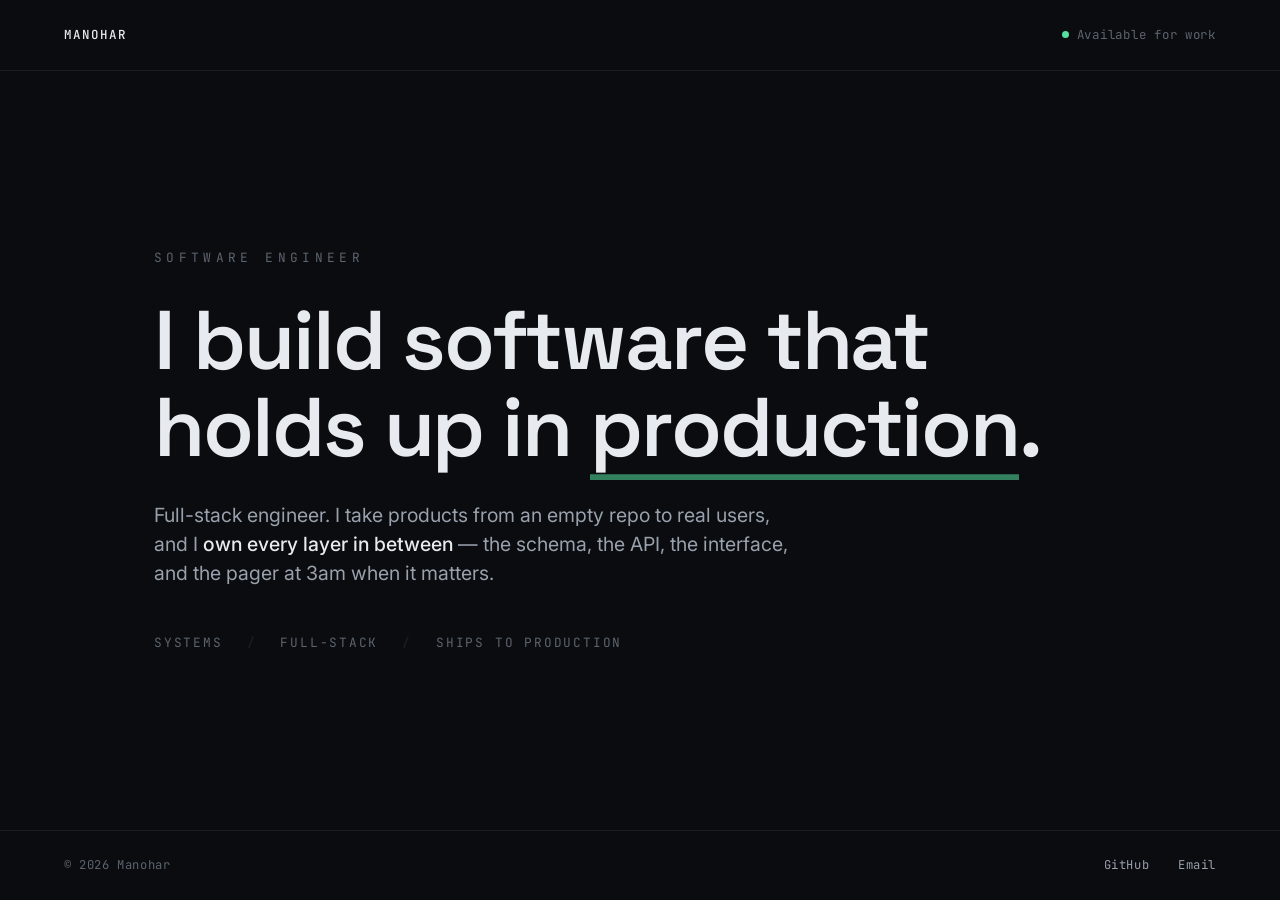
<file: index.html>
<!doctype html>
<html lang="en">
<head>
<meta charset="utf-8">
<meta name="viewport" content="width=device-width, initial-scale=1">
<title>Manohar — Software Engineer</title>
<meta name="description" content="Full-stack software engineer. I build software that holds up in production.">
<link rel="preconnect" href="https://fonts.googleapis.com">
<link rel="preconnect" href="https://fonts.gstatic.com" crossorigin>
<link href="https://fonts.googleapis.com/css2?family=Space+Grotesk:wght@500;600;700&family=JetBrains+Mono:wght@400;500&family=Inter:wght@400;500&display=swap" rel="stylesheet">
<style>
  :root {
    --bg:    #0A0C0F;   /* cool graphite */
    --panel: #0E1116;
    --fg:    #E7EAEE;   /* near-white */
    --mid:   #99A1AD;   /* readable grey */
    --dim:   #5C646F;   /* labels */
    --line:  #1A1F26;   /* hairlines */
    --acc:   #56E0A0;   /* signal green, used once */
  }
  * { margin: 0; padding: 0; box-sizing: border-box; }
  html { -webkit-text-size-adjust: 100%; overflow-x: hidden; }
  body {
    background: var(--bg);
    color: var(--fg);
    font-family: 'Inter', system-ui, sans-serif;
    min-height: 100svh;
    min-width: 0;
    display: flex;
    flex-direction: column;
    line-height: 1.5;
    -webkit-font-smoothing: antialiased;
    overflow-x: hidden;
  }

  /* Precise top bar — reads as a real site header, not decoration. */
  .topbar {
    display: flex;
    justify-content: space-between;
    align-items: center;
    gap: 1rem;
    padding: 1.6rem clamp(1.4rem, 5vw, 4rem);
    border-bottom: 1px solid var(--line);
    font-family: 'JetBrains Mono', monospace;
    font-size: 0.78rem;
    letter-spacing: 0.06em;
    color: var(--dim);
    min-width: 0;
  }
  .topbar .brand { color: var(--fg); font-weight: 500; text-transform: uppercase; letter-spacing: 0.16em; }
  .topbar .avail { display: inline-flex; align-items: center; gap: 0.5rem; }
  .topbar .avail::before {
    content: ""; width: 7px; height: 7px; border-radius: 50%;
    background: var(--acc); flex: none;
  }

  main {
    flex: 1;
    min-width: 0;
    display: flex;
    flex-direction: column;
    justify-content: center;
    max-width: 1100px;
    width: 100%;
    margin: 0 auto;
    padding: clamp(3rem, 9vh, 7rem) clamp(1.4rem, 5vw, 4rem);
  }

  .kicker {
    font-family: 'JetBrains Mono', monospace;
    font-size: 0.8rem;
    letter-spacing: 0.34em;
    text-transform: uppercase;
    color: var(--dim);
    margin-bottom: 1.9rem;
  }

  h1 {
    font-family: 'Space Grotesk', sans-serif;
    font-weight: 600;
    font-size: clamp(2.3rem, 6.6vw, 5.2rem);
    line-height: 1.04;
    letter-spacing: -0.025em;
    max-width: 20ch;
    text-wrap: balance;
    overflow-wrap: break-word;
  }
  /* Accent used exactly once — a thin rule under the payoff word. */
  h1 .mark {
    color: var(--fg);
    box-shadow: inset 0 -0.07em 0 rgba(86,224,160,0.55);
  }

  .lede {
    margin-top: 1.9rem;
    font-size: clamp(1.02rem, 1.7vw, 1.22rem);
    color: var(--mid);
    max-width: 54ch;
  }
  .lede b { color: var(--fg); font-weight: 500; }

  /* Capability strip — terse, factual, monospaced. Not a sequence, so no numbering. */
  .caps {
    margin-top: 2.8rem;
    display: flex;
    flex-wrap: wrap;
    gap: 0.7rem 1.5rem;
    list-style: none;
    font-family: 'JetBrains Mono', monospace;
    font-size: 0.8rem;
    letter-spacing: 0.14em;
    text-transform: uppercase;
    color: var(--dim);
  }
  .caps li { display: inline-flex; align-items: center; gap: 1.5rem; }
  .caps li:not(:last-child)::after {
    content: "/"; color: var(--line); font-weight: 500;
  }

  footer {
    display: flex;
    justify-content: space-between;
    align-items: center;
    gap: 1rem;
    flex-wrap: wrap;
    padding: 1.6rem clamp(1.4rem, 5vw, 4rem);
    border-top: 1px solid var(--line);
    font-family: 'JetBrains Mono', monospace;
    font-size: 0.76rem;
    letter-spacing: 0.05em;
    color: var(--dim);
    min-width: 0;
  }
  footer nav { display: flex; gap: 1.8rem; }
  footer a { color: var(--mid); text-decoration: none; transition: color 0.18s ease; }
  footer a:hover, footer a:focus-visible { color: var(--fg); }

  .fade { opacity: 0; animation: fade 0.7s ease forwards; }
  .fade.s1 { animation-delay: 0.02s; }
  .fade.s2 { animation-delay: 0.12s; }
  .fade.s3 { animation-delay: 0.22s; }
  @keyframes fade { to { opacity: 1; } }

  @media (prefers-reduced-motion: reduce) {
    .fade { opacity: 1; animation: none; }
  }

  @media (max-width: 560px) {
    .topbar { font-size: 0.7rem; }
    .topbar .role { display: none; }
    .kicker { letter-spacing: 0.26em; font-size: 0.72rem; }
    h1 { max-width: none; }
    .lede { max-width: none; }
    footer { font-size: 0.68rem; }
    footer nav { gap: 1.3rem; }
  }
</style>
</head>
<body>
  <header class="topbar">
    <span class="brand">Manohar</span>
    <span class="role avail">Available for work</span>
  </header>

  <main>
    <p class="kicker fade s1">Software Engineer</p>
    <h1 class="fade s1">I build software that holds up in <span class="mark">production</span>.</h1>
    <p class="lede fade s2">
      Full-stack engineer. I take products from an empty repo to real users, and I
      <b>own every layer in between</b> — the schema, the API, the interface, and the
      pager at 3am when it matters.
    </p>
    <ul class="caps fade s3">
      <li>Systems</li>
      <li>Full-stack</li>
      <li>Ships to production</li>
    </ul>
  </main>

  <footer>
    <span>© 2026 Manohar</span>
    <nav>
      <a href="https://github.com/manoharys">GitHub</a>
      <a href="mailto:manoharysdev@gmail.com">Email</a>
    </nav>
  </footer>
</body>
</html>
</file>
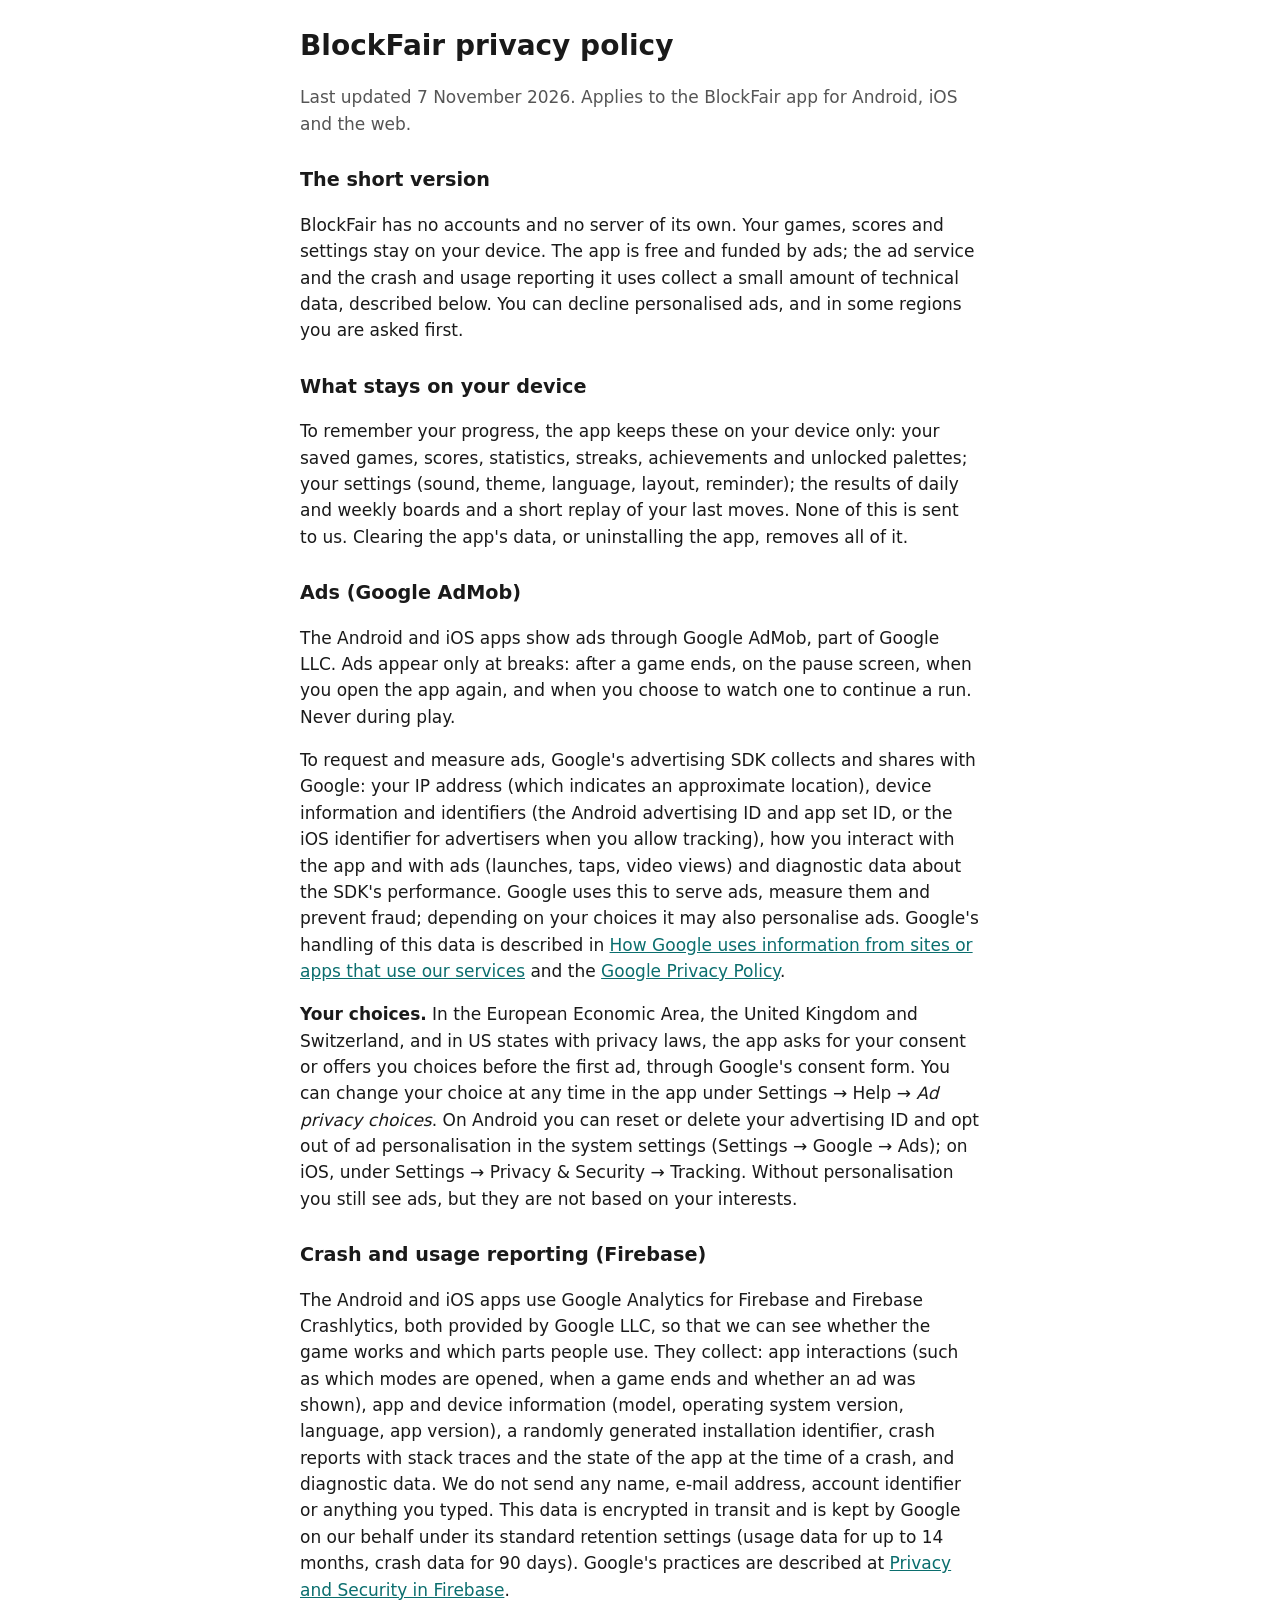
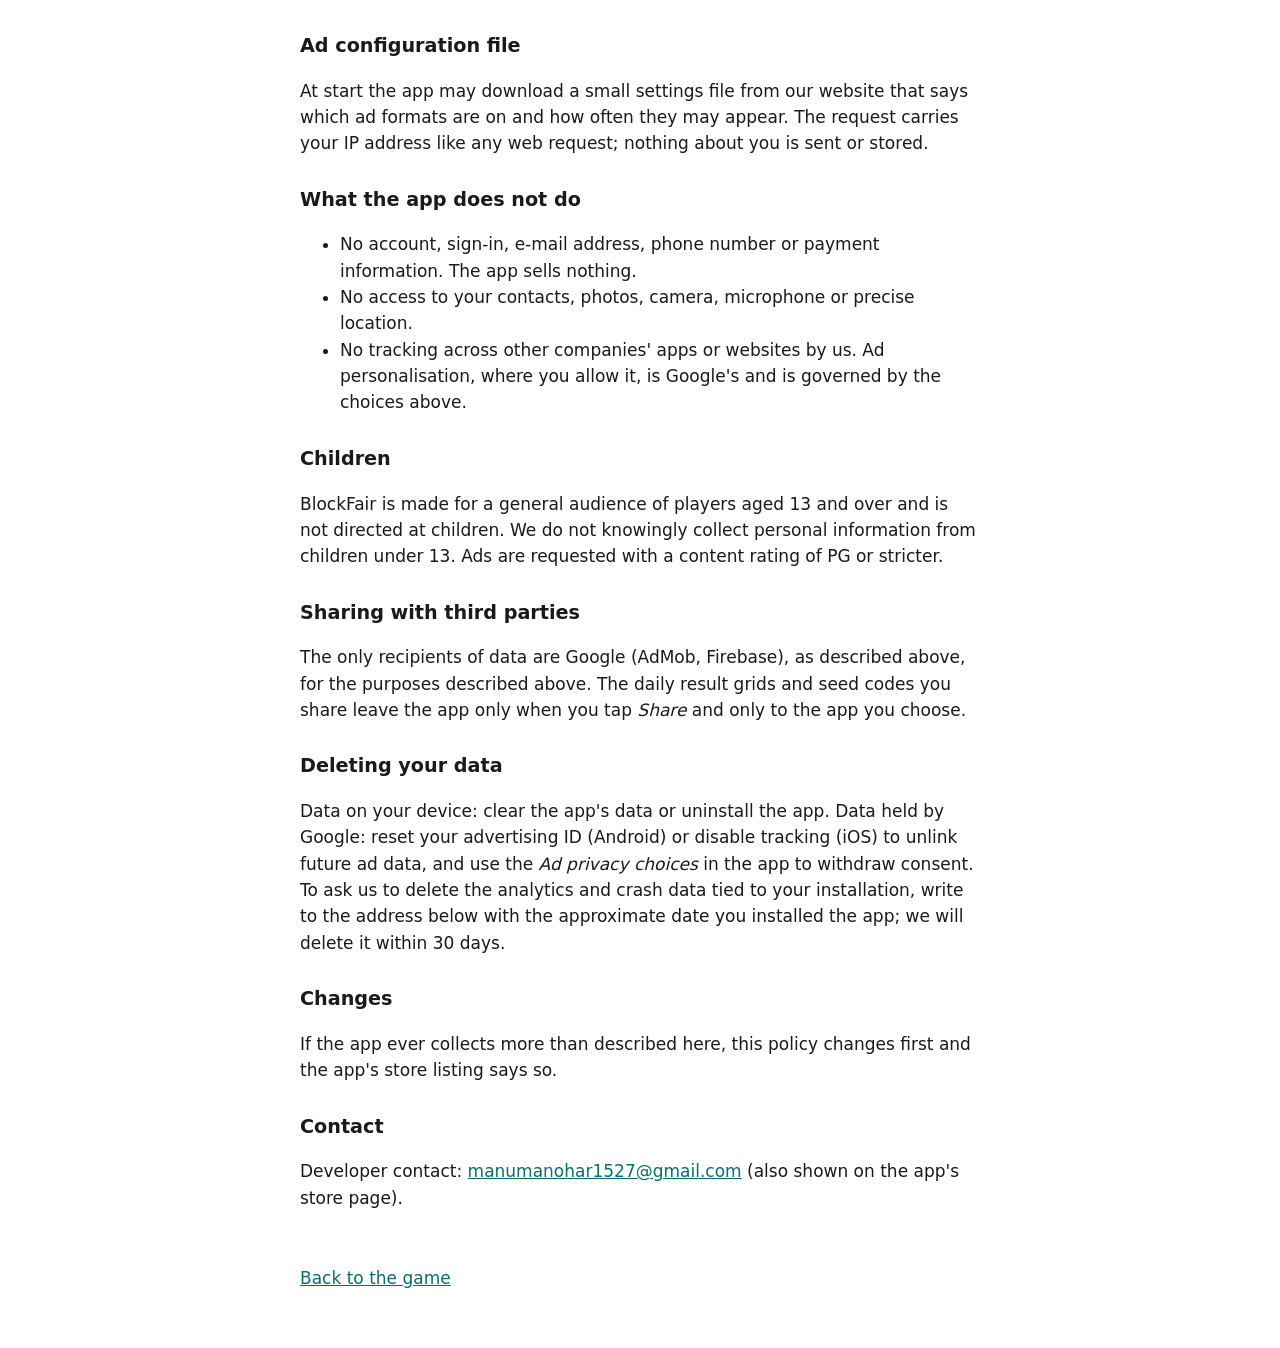
<file: blockfair-privacy.html>
<!doctype html>
<html lang="en">
<head>
<meta charset="utf-8">
<meta name="viewport" content="width=device-width, initial-scale=1">
<title>BlockFair privacy policy</title>
<meta name="description" content="What BlockFair collects, why, and how to reach the developer.">
<style>
  :root { color-scheme: light dark; --fg: #1a1a1a; --bg: #ffffff; --muted: #555; --accent: #0b6e6e; }
  @media (prefers-color-scheme: dark) { :root { --fg: #eef0f6; --bg: #12152a; --muted: #b7bcd1; --accent: #5ee0c8; } }
  body { margin: 0; padding: 24px 16px 48px; background: var(--bg); color: var(--fg); font: 17px/1.55 system-ui, -apple-system, "Segoe UI", Roboto, sans-serif; }
  main { max-width: 680px; margin: 0 auto; }
  h1 { font-size: 1.75rem; margin: 0 0 8px; }
  h2 { font-size: 1.2rem; margin: 28px 0 8px; }
  p, li { color: var(--fg); }
  .muted { color: var(--muted); }
  a { color: var(--accent); }
  table { border-collapse: collapse; width: 100%; font-size: 0.95rem; }
  th, td { text-align: left; vertical-align: top; padding: 8px 6px; border-bottom: 1px solid rgba(128,128,128,.35); }
  code { font-size: 0.95em; }
  .back { display: inline-block; margin-top: 28px; min-height: 44px; line-height: 44px; }
</style>
</head>
<body>
<main>
  <h1>BlockFair privacy policy</h1>
  <p class="muted">Last updated 7 November 2026. Applies to the BlockFair app for Android, iOS and the web.</p>

  <h2>The short version</h2>
  <p>BlockFair has no accounts and no server of its own. Your games, scores and settings stay on your device. The app is free and funded by ads; the ad service and the crash and usage reporting it uses collect a small amount of technical data, described below. You can decline personalised ads, and in some regions you are asked first.</p>

  <h2>What stays on your device</h2>
  <p>To remember your progress, the app keeps these on your device only: your saved games, scores, statistics, streaks, achievements and unlocked palettes; your settings (sound, theme, language, layout, reminder); the results of daily and weekly boards and a short replay of your last moves. None of this is sent to us. Clearing the app's data, or uninstalling the app, removes all of it.</p>

  <h2>Ads (Google AdMob)</h2>
  <p>The Android and iOS apps show ads through Google AdMob, part of Google LLC. Ads appear only at breaks: after a game ends, on the pause screen, when you open the app again, and when you choose to watch one to continue a run. Never during play.</p>
  <p>To request and measure ads, Google's advertising SDK collects and shares with Google: your IP address (which indicates an approximate location), device information and identifiers (the Android advertising ID and app set ID, or the iOS identifier for advertisers when you allow tracking), how you interact with the app and with ads (launches, taps, video views) and diagnostic data about the SDK's performance. Google uses this to serve ads, measure them and prevent fraud; depending on your choices it may also personalise ads. Google's handling of this data is described in <a href="https://policies.google.com/technologies/partner-sites">How Google uses information from sites or apps that use our services</a> and the <a href="https://policies.google.com/privacy">Google Privacy Policy</a>.</p>
  <p><strong>Your choices.</strong> In the European Economic Area, the United Kingdom and Switzerland, and in US states with privacy laws, the app asks for your consent or offers you choices before the first ad, through Google's consent form. You can change your choice at any time in the app under Settings → Help → <em>Ad privacy choices</em>. On Android you can reset or delete your advertising ID and opt out of ad personalisation in the system settings (Settings → Google → Ads); on iOS, under Settings → Privacy &amp; Security → Tracking. Without personalisation you still see ads, but they are not based on your interests.</p>

  <h2>Crash and usage reporting (Firebase)</h2>
  <p>The Android and iOS apps use Google Analytics for Firebase and Firebase Crashlytics, both provided by Google LLC, so that we can see whether the game works and which parts people use. They collect: app interactions (such as which modes are opened, when a game ends and whether an ad was shown), app and device information (model, operating system version, language, app version), a randomly generated installation identifier, crash reports with stack traces and the state of the app at the time of a crash, and diagnostic data. We do not send any name, e-mail address, account identifier or anything you typed. This data is encrypted in transit and is kept by Google on our behalf under its standard retention settings (usage data for up to 14 months, crash data for 90 days). Google's practices are described at <a href="https://firebase.google.com/support/privacy">Privacy and Security in Firebase</a>.</p>

  <h2>Ad configuration file</h2>
  <p>At start the app may download a small settings file from our website that says which ad formats are on and how often they may appear. The request carries your IP address like any web request; nothing about you is sent or stored.</p>

  <h2>What the app does not do</h2>
  <ul>
    <li>No account, sign-in, e-mail address, phone number or payment information. The app sells nothing.</li>
    <li>No access to your contacts, photos, camera, microphone or precise location.</li>
    <li>No tracking across other companies' apps or websites by us. Ad personalisation, where you allow it, is Google's and is governed by the choices above.</li>
  </ul>

  <h2>Children</h2>
  <p>BlockFair is made for a general audience of players aged 13 and over and is not directed at children. We do not knowingly collect personal information from children under 13. Ads are requested with a content rating of PG or stricter.</p>

  <h2>Sharing with third parties</h2>
  <p>The only recipients of data are Google (AdMob, Firebase), as described above, for the purposes described above. The daily result grids and seed codes you share leave the app only when you tap <em>Share</em> and only to the app you choose.</p>

  <h2>Deleting your data</h2>
  <p>Data on your device: clear the app's data or uninstall the app. Data held by Google: reset your advertising ID (Android) or disable tracking (iOS) to unlink future ad data, and use the <em>Ad privacy choices</em> in the app to withdraw consent. To ask us to delete the analytics and crash data tied to your installation, write to the address below with the approximate date you installed the app; we will delete it within 30 days.</p>

  <h2>Changes</h2>
  <p>If the app ever collects more than described here, this policy changes first and the app's store listing says so.</p>

  <h2>Contact</h2>
  <p>Developer contact: <a href="mailto:manumanohar1527@gmail.com">manumanohar1527@gmail.com</a> (also shown on the app's store page).</p>

  <a class="back" href="./">Back to the game</a>
</main>
</body>
</html>
</file>
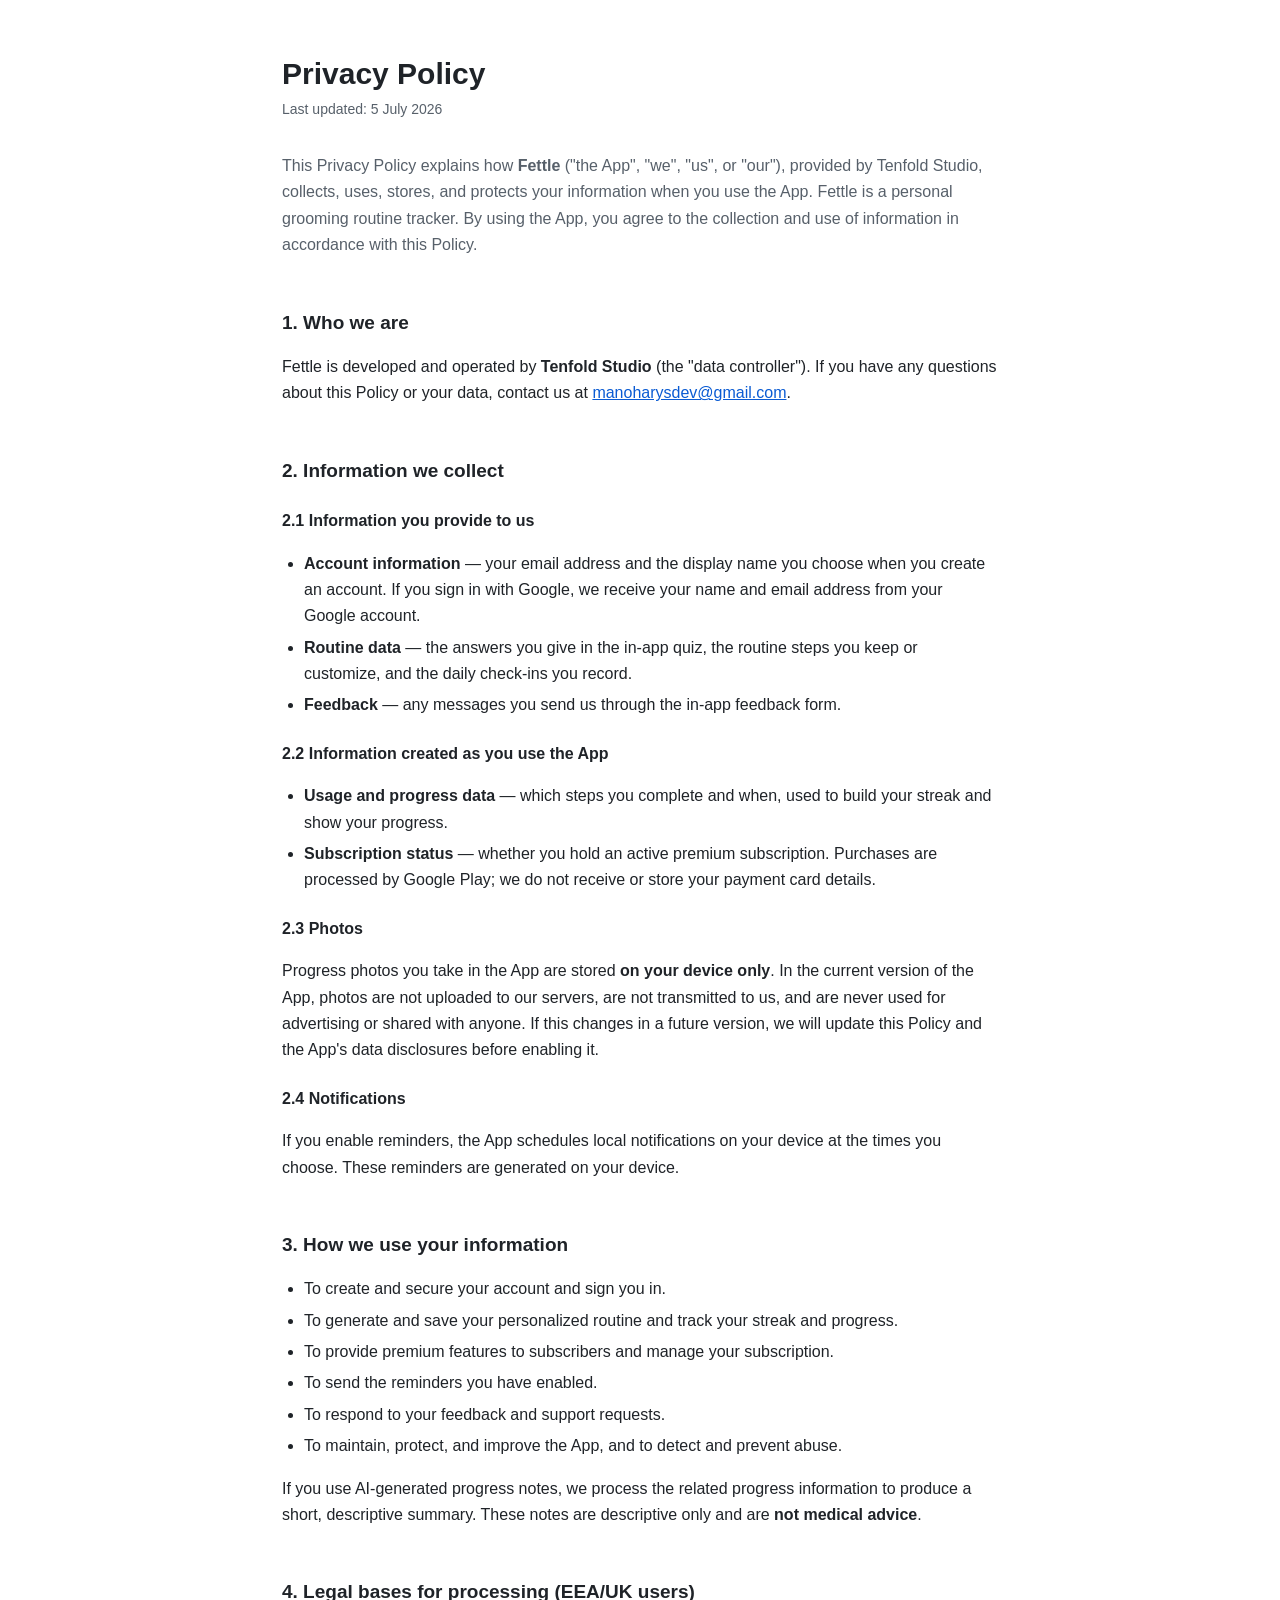
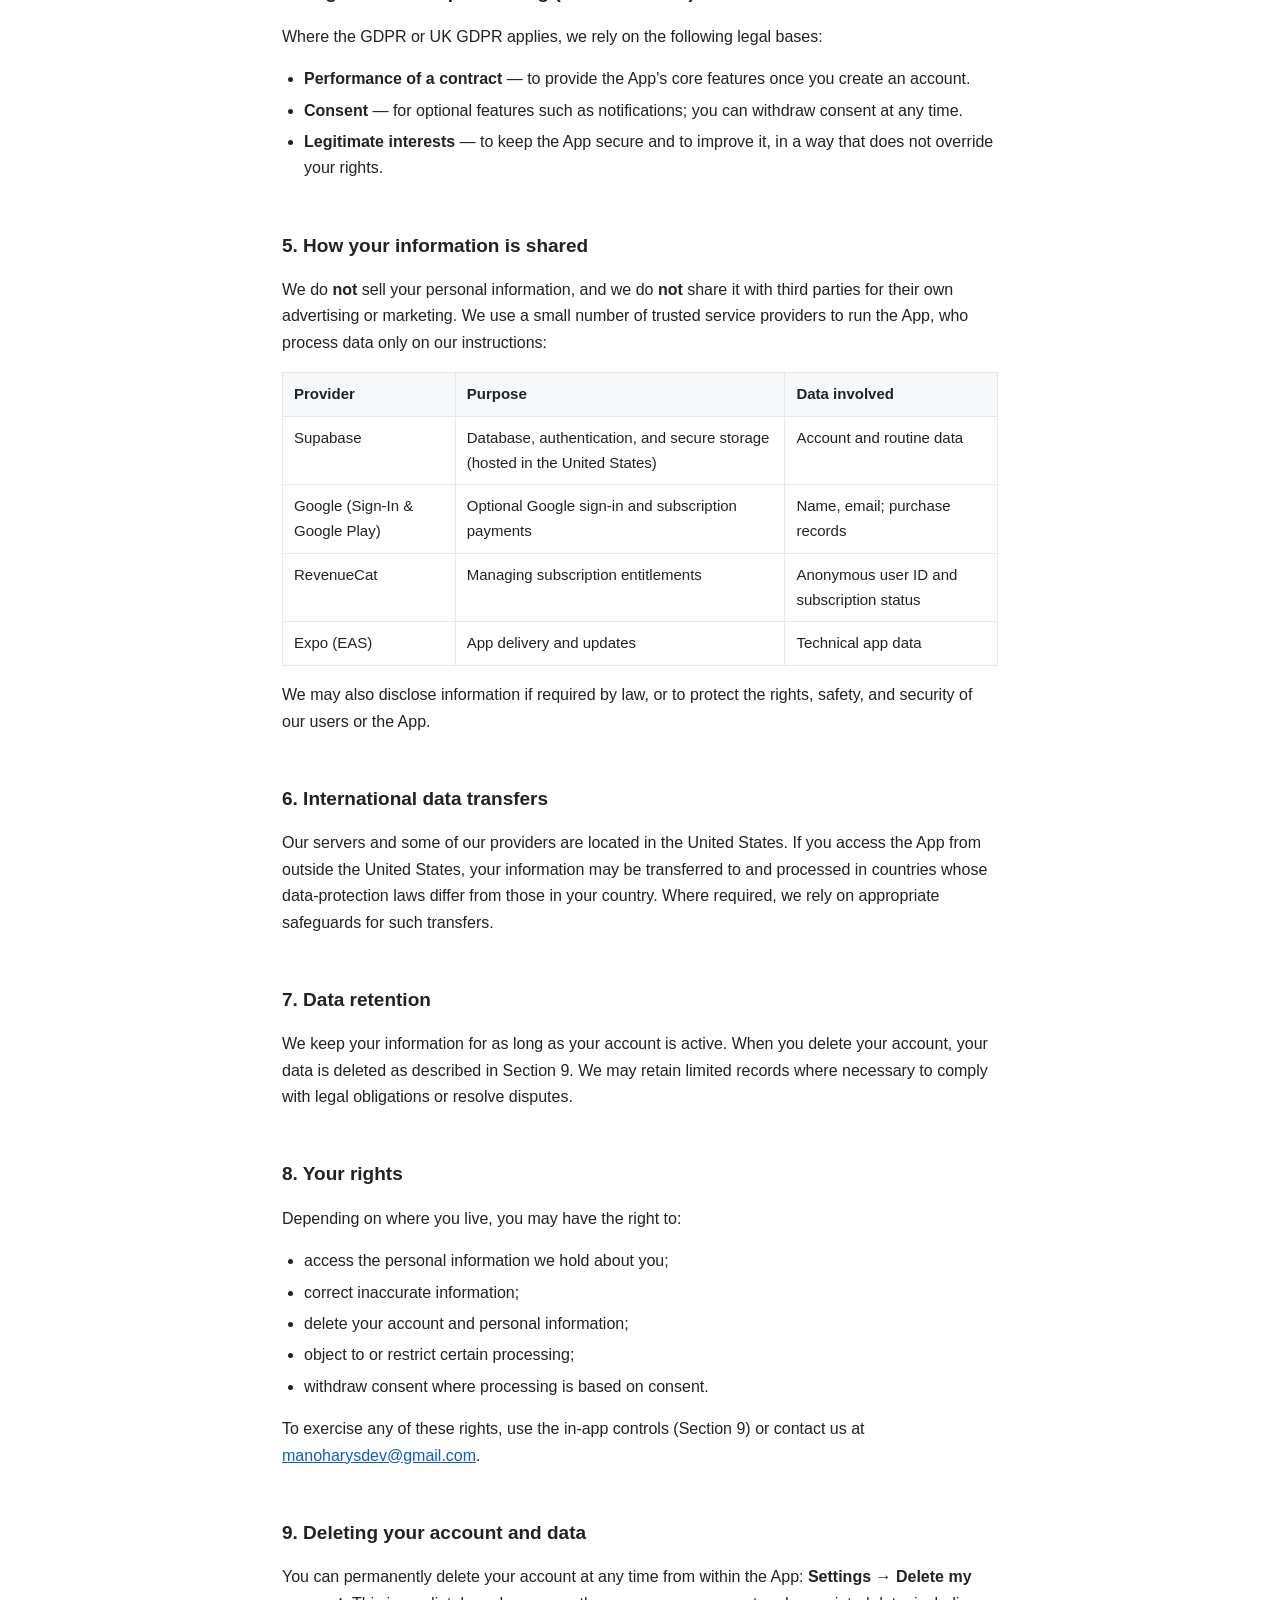
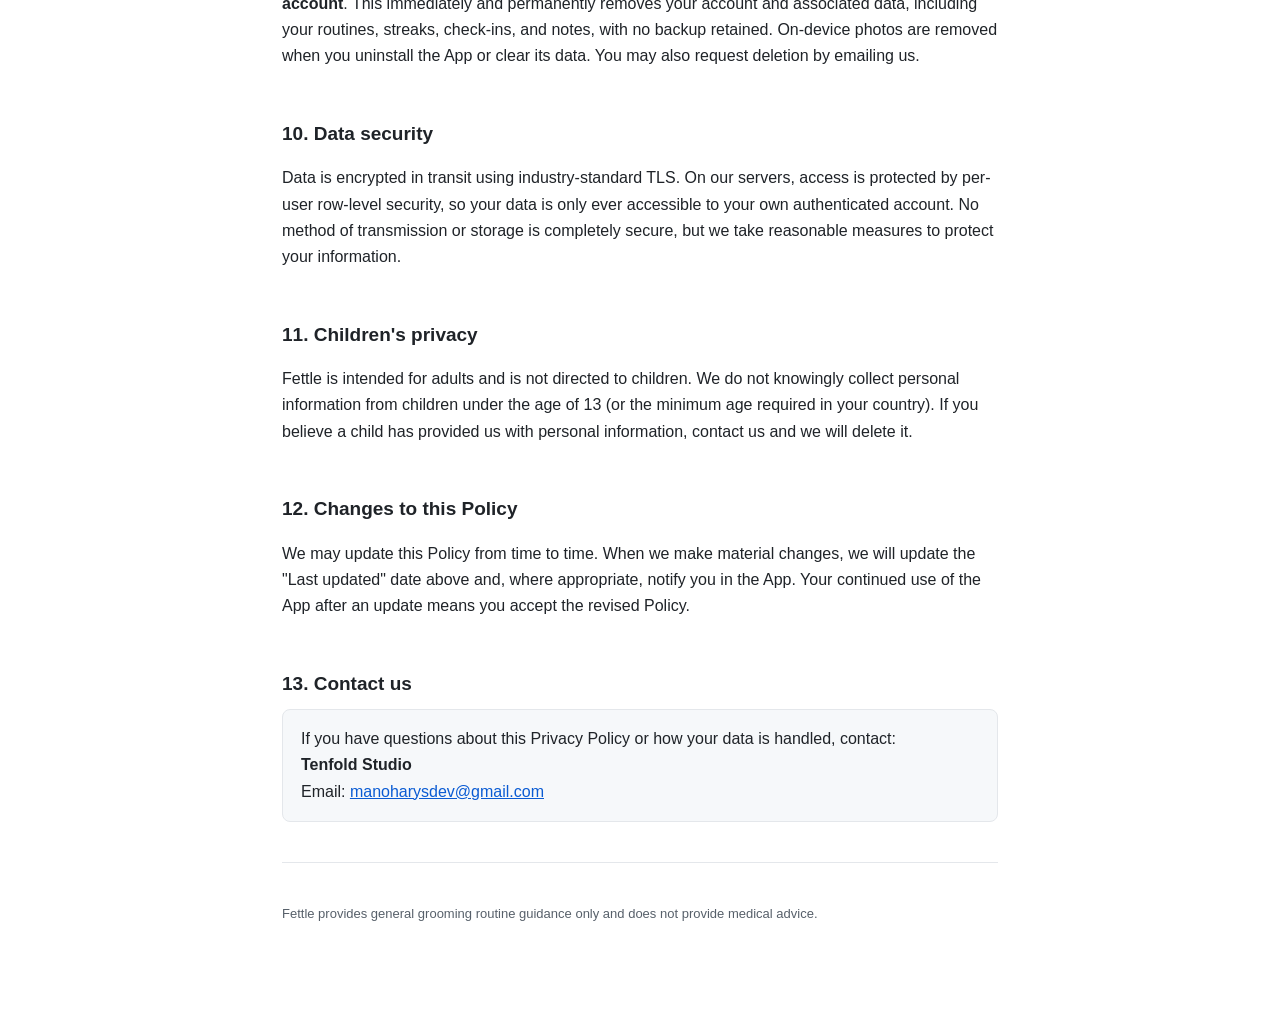
<file: fettle-privacy.html>
<!doctype html>
<html lang="en">
<head>
<meta charset="utf-8">
<meta name="viewport" content="width=device-width, initial-scale=1">
<title>Privacy Policy — Fettle</title>
<meta name="description" content="Privacy Policy for the Fettle mobile application.">
<style>
  :root { --text:#1f2328; --muted:#57606a; --rule:#e4e7eb; --link:#0a5bd3; }
  * { box-sizing: border-box; }
  body {
    margin: 0;
    background: #ffffff;
    color: var(--text);
    font-family: -apple-system, BlinkMacSystemFont, "Segoe UI", Roboto, Helvetica, Arial, sans-serif;
    line-height: 1.65;
    font-size: 16px;
  }
  .wrap { max-width: 760px; margin: 0 auto; padding: 56px 22px 96px; }
  h1 { font-size: 30px; line-height: 1.2; margin: 0 0 6px; }
  .updated { color: var(--muted); font-size: 14px; margin: 0 0 32px; }
  h2 { font-size: 19px; margin: 40px 0 10px; padding-top: 8px; }
  h3 { font-size: 16px; margin: 22px 0 6px; }
  p, li { color: var(--text); }
  ul { padding-left: 22px; }
  li { margin: 5px 0; }
  a { color: var(--link); }
  .lead { color: var(--muted); font-size: 16px; }
  table { border-collapse: collapse; width: 100%; margin: 14px 0; font-size: 15px; }
  th, td { border: 1px solid var(--rule); padding: 9px 11px; text-align: left; vertical-align: top; }
  th { background: #f6f8fa; font-weight: 600; }
  hr { border: 0; border-top: 1px solid var(--rule); margin: 40px 0; }
  .contact { background: #f6f8fa; border: 1px solid var(--rule); border-radius: 8px; padding: 16px 18px; }
  code { background: #f6f8fa; padding: 1px 5px; border-radius: 4px; font-size: 14px; }
</style>
</head>
<body>
<div class="wrap">

  <h1>Privacy Policy</h1>
  <p class="updated">Last updated: 5 July 2026</p>

  <p class="lead">
    This Privacy Policy explains how <strong>Fettle</strong> ("the App", "we", "us", or "our"),
    provided by Tenfold Studio, collects, uses, stores, and protects your information when you
    use the App. Fettle is a personal grooming routine tracker. By using the App, you agree to the
    collection and use of information in accordance with this Policy.
  </p>

  <h2>1. Who we are</h2>
  <p>
    Fettle is developed and operated by <strong>Tenfold Studio</strong> (the "data controller").
    If you have any questions about this Policy or your data, contact us at
    <a href="mailto:manoharysdev@gmail.com">manoharysdev@gmail.com</a>.
  </p>

  <h2>2. Information we collect</h2>

  <h3>2.1 Information you provide to us</h3>
  <ul>
    <li><strong>Account information</strong> — your email address and the display name you
      choose when you create an account. If you sign in with Google, we receive your name and
      email address from your Google account.</li>
    <li><strong>Routine data</strong> — the answers you give in the in-app quiz, the routine
      steps you keep or customize, and the daily check-ins you record.</li>
    <li><strong>Feedback</strong> — any messages you send us through the in-app feedback form.</li>
  </ul>

  <h3>2.2 Information created as you use the App</h3>
  <ul>
    <li><strong>Usage and progress data</strong> — which steps you complete and when, used to
      build your streak and show your progress.</li>
    <li><strong>Subscription status</strong> — whether you hold an active premium subscription.
      Purchases are processed by Google Play; we do not receive or store your payment card
      details.</li>
  </ul>

  <h3>2.3 Photos</h3>
  <p>
    Progress photos you take in the App are stored <strong>on your device only</strong>. In the
    current version of the App, photos are not uploaded to our servers, are not transmitted to
    us, and are never used for advertising or shared with anyone. If this changes in a future
    version, we will update this Policy and the App's data disclosures before enabling it.
  </p>

  <h3>2.4 Notifications</h3>
  <p>
    If you enable reminders, the App schedules local notifications on your device at the times
    you choose. These reminders are generated on your device.
  </p>

  <h2>3. How we use your information</h2>
  <ul>
    <li>To create and secure your account and sign you in.</li>
    <li>To generate and save your personalized routine and track your streak and progress.</li>
    <li>To provide premium features to subscribers and manage your subscription.</li>
    <li>To send the reminders you have enabled.</li>
    <li>To respond to your feedback and support requests.</li>
    <li>To maintain, protect, and improve the App, and to detect and prevent abuse.</li>
  </ul>
  <p>
    If you use AI-generated progress notes, we process the related progress information to
    produce a short, descriptive summary. These notes are descriptive only and are
    <strong>not medical advice</strong>.
  </p>

  <h2>4. Legal bases for processing (EEA/UK users)</h2>
  <p>Where the GDPR or UK GDPR applies, we rely on the following legal bases:</p>
  <ul>
    <li><strong>Performance of a contract</strong> — to provide the App's core features once you
      create an account.</li>
    <li><strong>Consent</strong> — for optional features such as notifications; you can withdraw
      consent at any time.</li>
    <li><strong>Legitimate interests</strong> — to keep the App secure and to improve it, in a
      way that does not override your rights.</li>
  </ul>

  <h2>5. How your information is shared</h2>
  <p>
    We do <strong>not</strong> sell your personal information, and we do <strong>not</strong>
    share it with third parties for their own advertising or marketing. We use a small number of
    trusted service providers to run the App, who process data only on our instructions:
  </p>
  <table>
    <tr><th>Provider</th><th>Purpose</th><th>Data involved</th></tr>
    <tr><td>Supabase</td><td>Database, authentication, and secure storage (hosted in the United States)</td><td>Account and routine data</td></tr>
    <tr><td>Google (Sign-In &amp; Google Play)</td><td>Optional Google sign-in and subscription payments</td><td>Name, email; purchase records</td></tr>
    <tr><td>RevenueCat</td><td>Managing subscription entitlements</td><td>Anonymous user ID and subscription status</td></tr>
    <tr><td>Expo (EAS)</td><td>App delivery and updates</td><td>Technical app data</td></tr>
  </table>
  <p>
    We may also disclose information if required by law, or to protect the rights, safety, and
    security of our users or the App.
  </p>

  <h2>6. International data transfers</h2>
  <p>
    Our servers and some of our providers are located in the United States. If you access the
    App from outside the United States, your information may be transferred to and processed in
    countries whose data-protection laws differ from those in your country. Where required, we
    rely on appropriate safeguards for such transfers.
  </p>

  <h2>7. Data retention</h2>
  <p>
    We keep your information for as long as your account is active. When you delete your account,
    your data is deleted as described in Section 9. We may retain limited records where necessary
    to comply with legal obligations or resolve disputes.
  </p>

  <h2>8. Your rights</h2>
  <p>Depending on where you live, you may have the right to:</p>
  <ul>
    <li>access the personal information we hold about you;</li>
    <li>correct inaccurate information;</li>
    <li>delete your account and personal information;</li>
    <li>object to or restrict certain processing;</li>
    <li>withdraw consent where processing is based on consent.</li>
  </ul>
  <p>To exercise any of these rights, use the in-app controls (Section 9) or contact us at
    <a href="mailto:manoharysdev@gmail.com">manoharysdev@gmail.com</a>.</p>

  <h2>9. Deleting your account and data</h2>
  <p>
    You can permanently delete your account at any time from within the App:
    <strong>Settings &rarr; Delete my account</strong>. This immediately and permanently removes
    your account and associated data, including your routines, streaks, check-ins, and notes,
    with no backup retained. On-device photos are removed when you uninstall the App or clear its
    data. You may also request deletion by emailing us.
  </p>

  <h2>10. Data security</h2>
  <p>
    Data is encrypted in transit using industry-standard TLS. On our servers, access is
    protected by per-user row-level security, so your data is only ever accessible to your own
    authenticated account. No method of transmission or storage is completely secure, but we
    take reasonable measures to protect your information.
  </p>

  <h2>11. Children's privacy</h2>
  <p>
    Fettle is intended for adults and is not directed to children. We do not knowingly collect
    personal information from children under the age of 13 (or the minimum age required in your
    country). If you believe a child has provided us with personal information, contact us and we
    will delete it.
  </p>

  <h2>12. Changes to this Policy</h2>
  <p>
    We may update this Policy from time to time. When we make material changes, we will update
    the "Last updated" date above and, where appropriate, notify you in the App. Your continued
    use of the App after an update means you accept the revised Policy.
  </p>

  <h2>13. Contact us</h2>
  <div class="contact">
    <p style="margin:0">
      If you have questions about this Privacy Policy or how your data is handled, contact:<br>
      <strong>Tenfold Studio</strong><br>
      Email: <a href="mailto:manoharysdev@gmail.com">manoharysdev@gmail.com</a>
    </p>
  </div>

  <hr>
  <p style="color:var(--muted); font-size:13px; margin:0">
    Fettle provides general grooming routine guidance only and does not provide medical advice.
  </p>

</div>
</body>
</html>
</file>
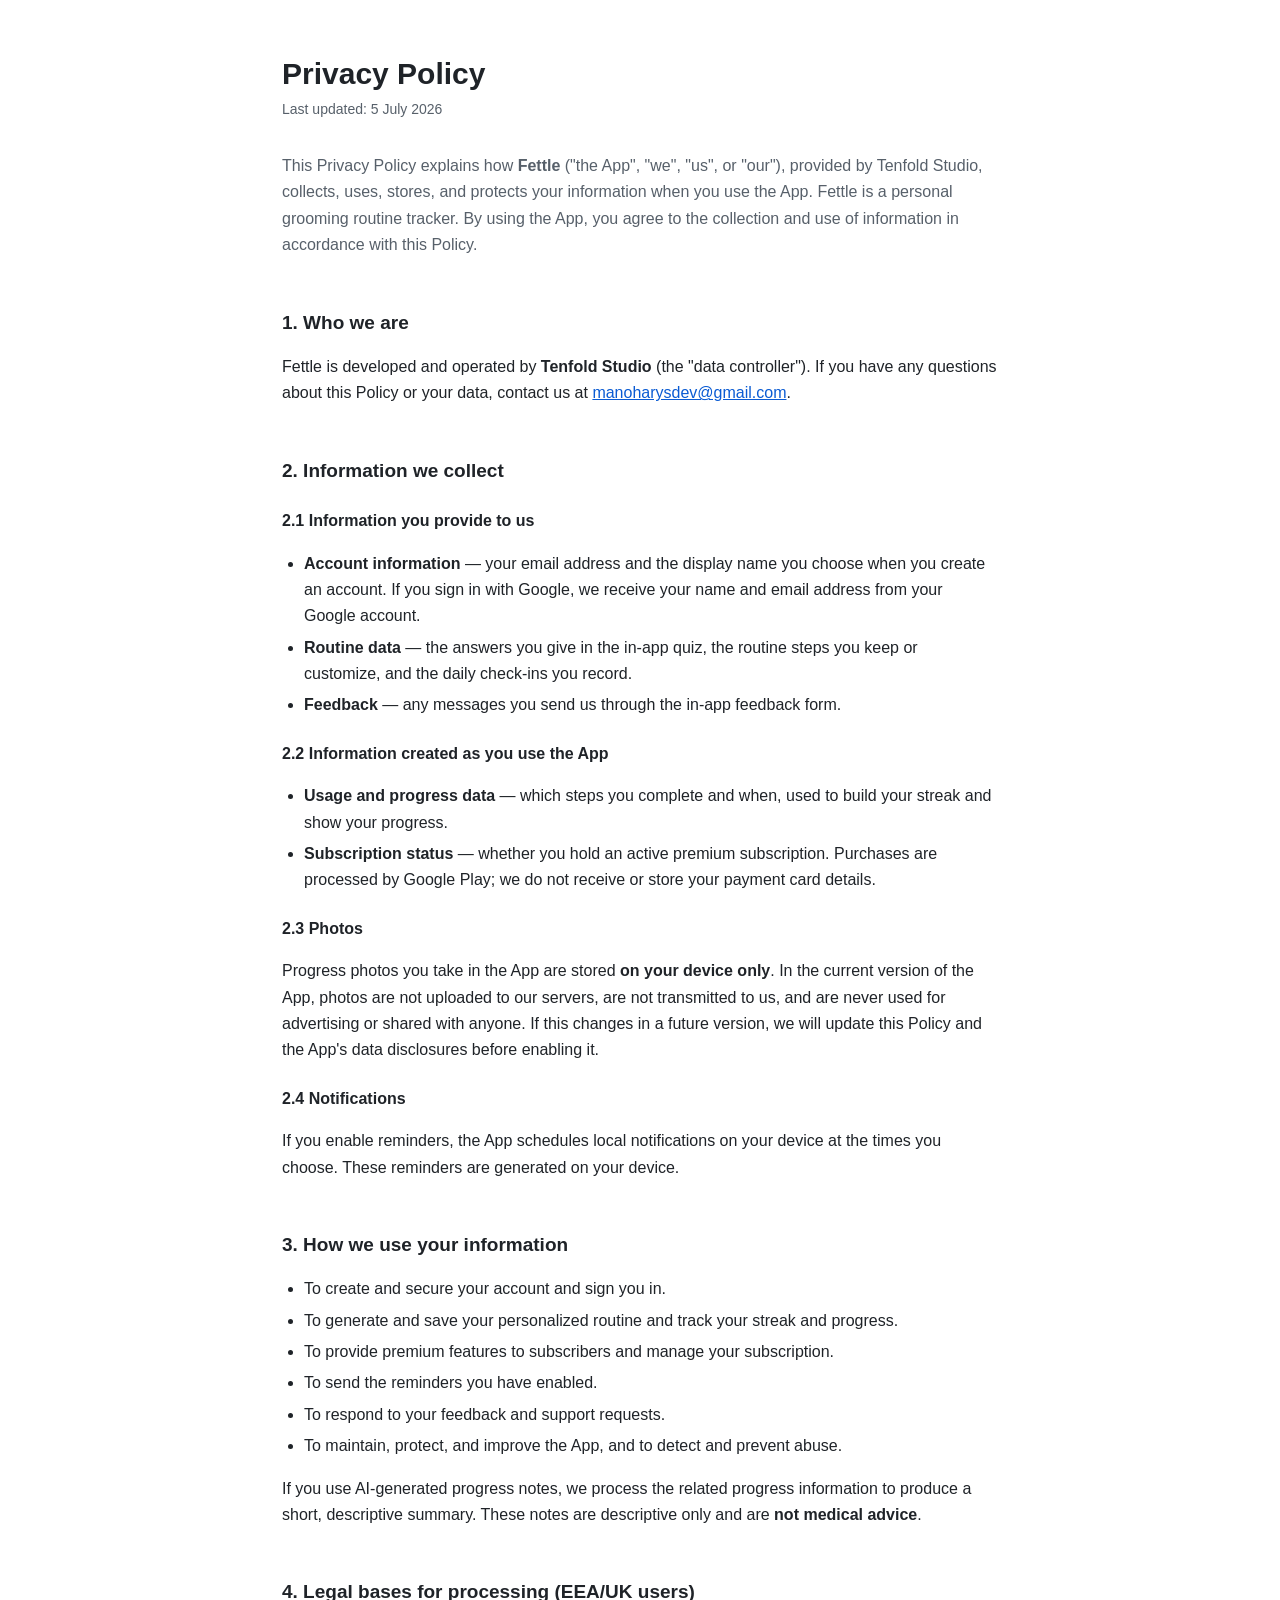
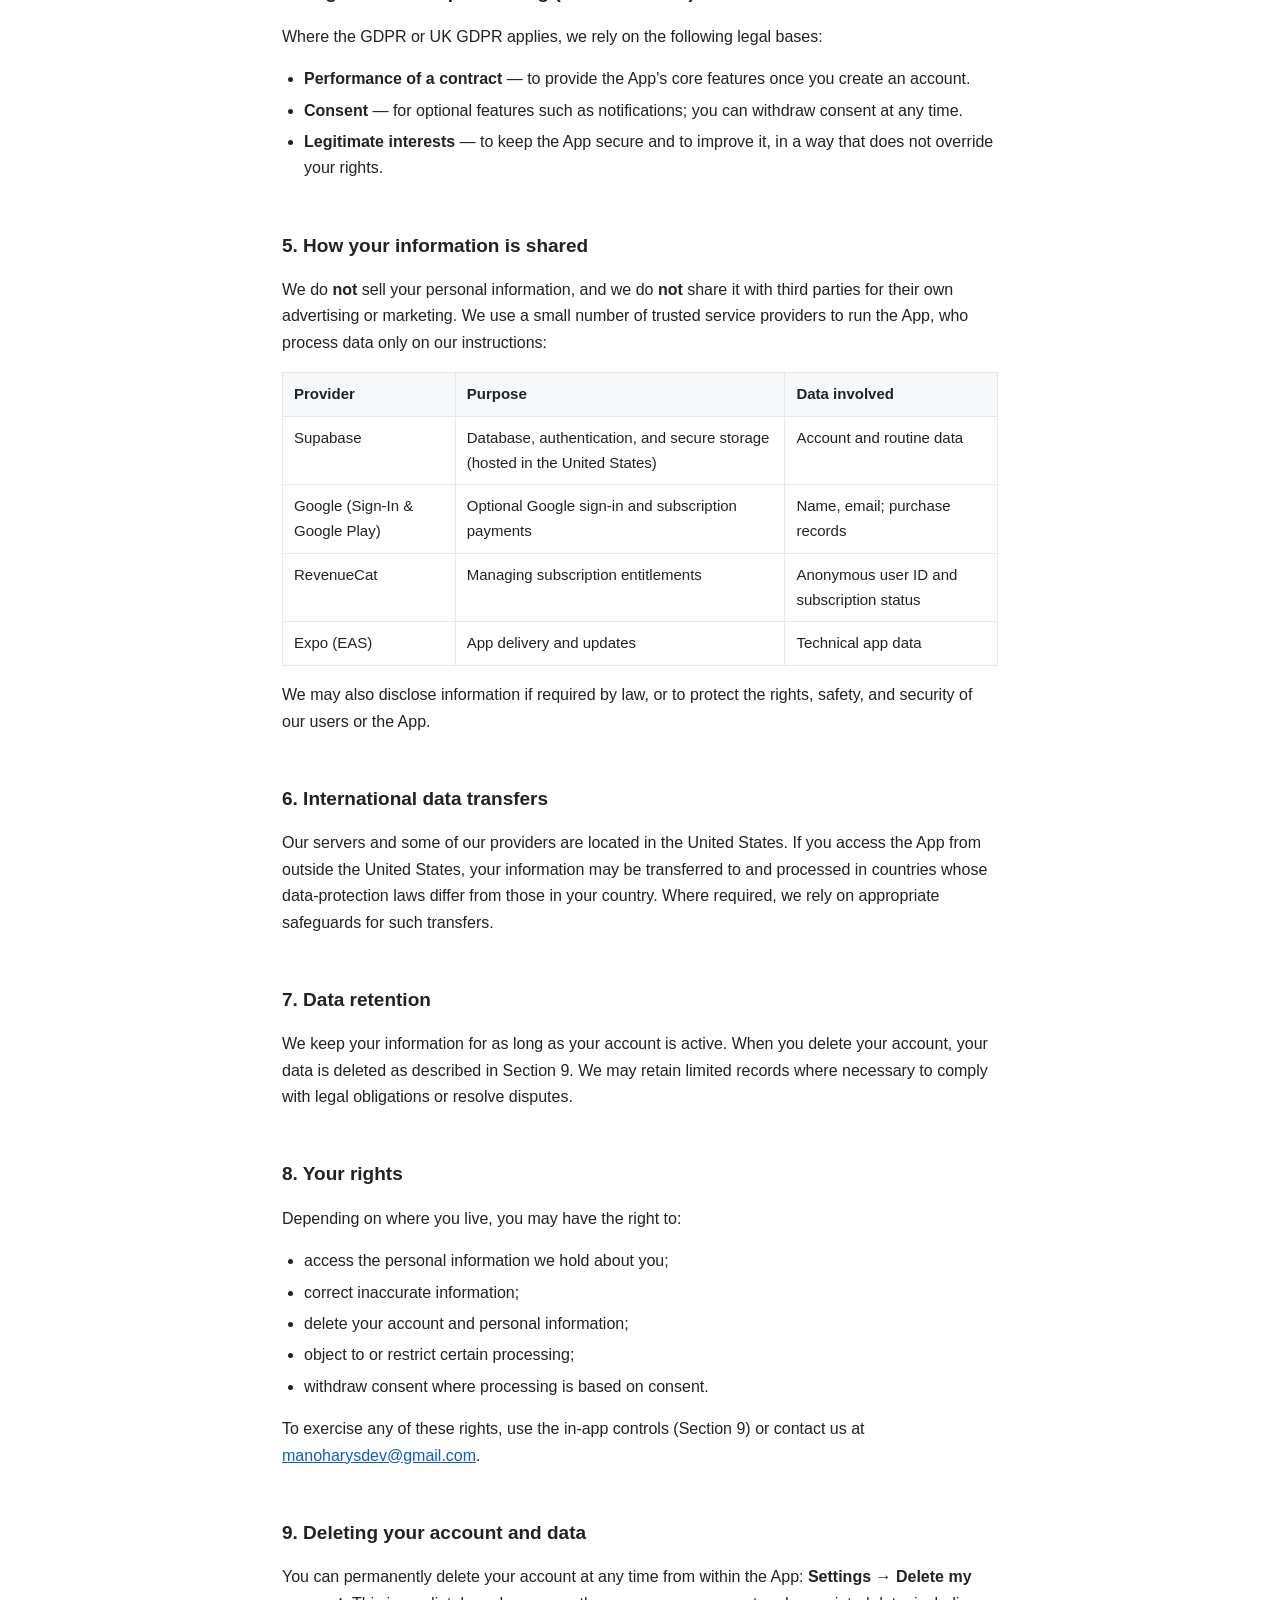
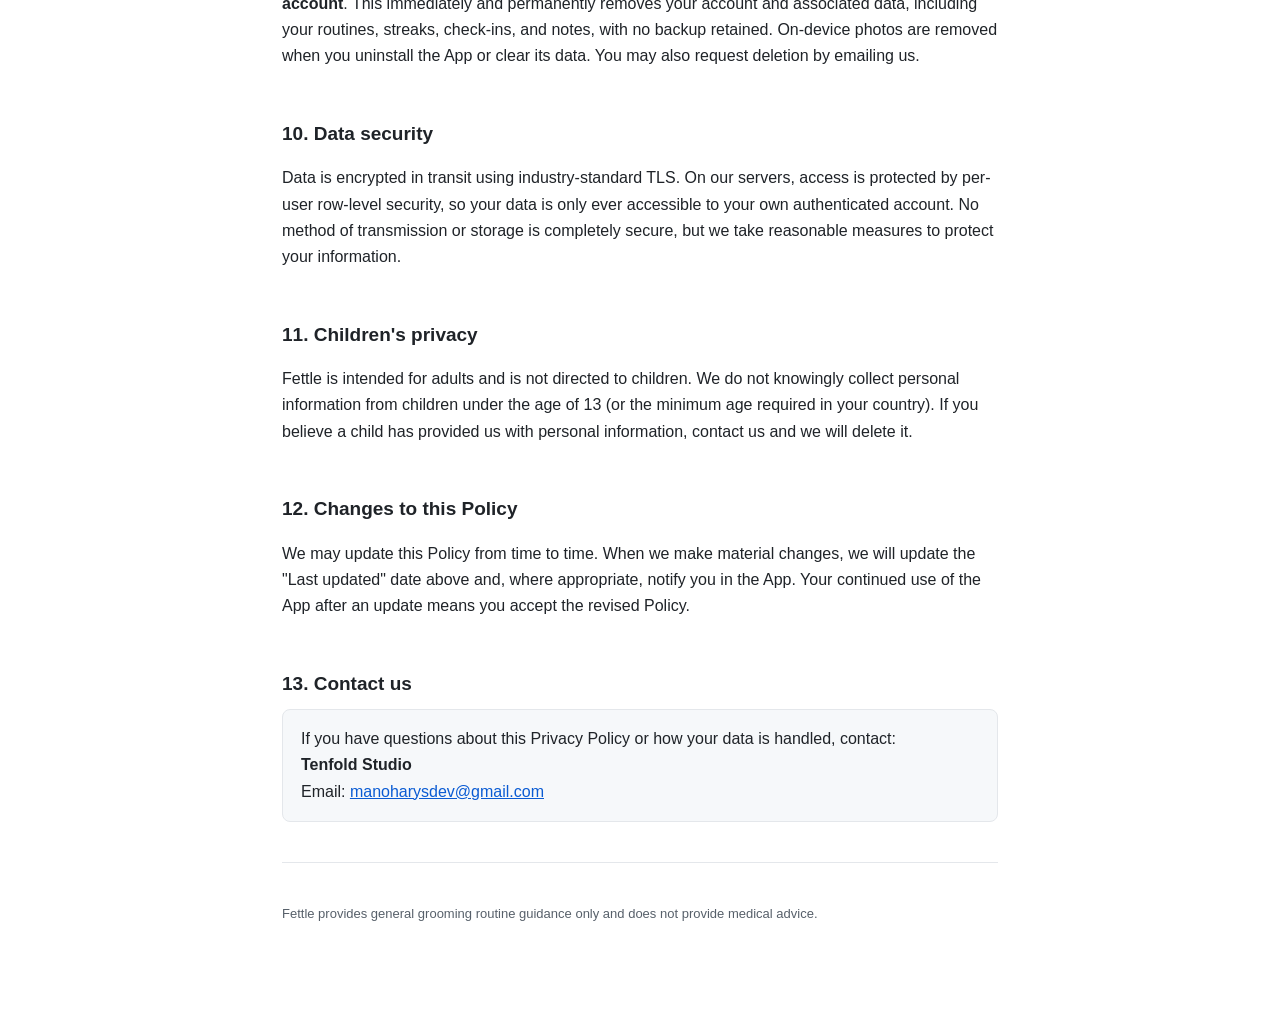
<file: form-privacy.html>
<!doctype html>
<html lang="en">
<head>
<meta charset="utf-8">
<meta http-equiv="refresh" content="0; url=./fettle-privacy.html">
<link rel="canonical" href="https://manoharys.github.io/fettle-privacy.html">
<title>Privacy Policy — Fettle</title>
</head>
<body>This page has moved to <a href="./fettle-privacy.html">the Fettle privacy policy</a>.</body>
</html>
</file>
